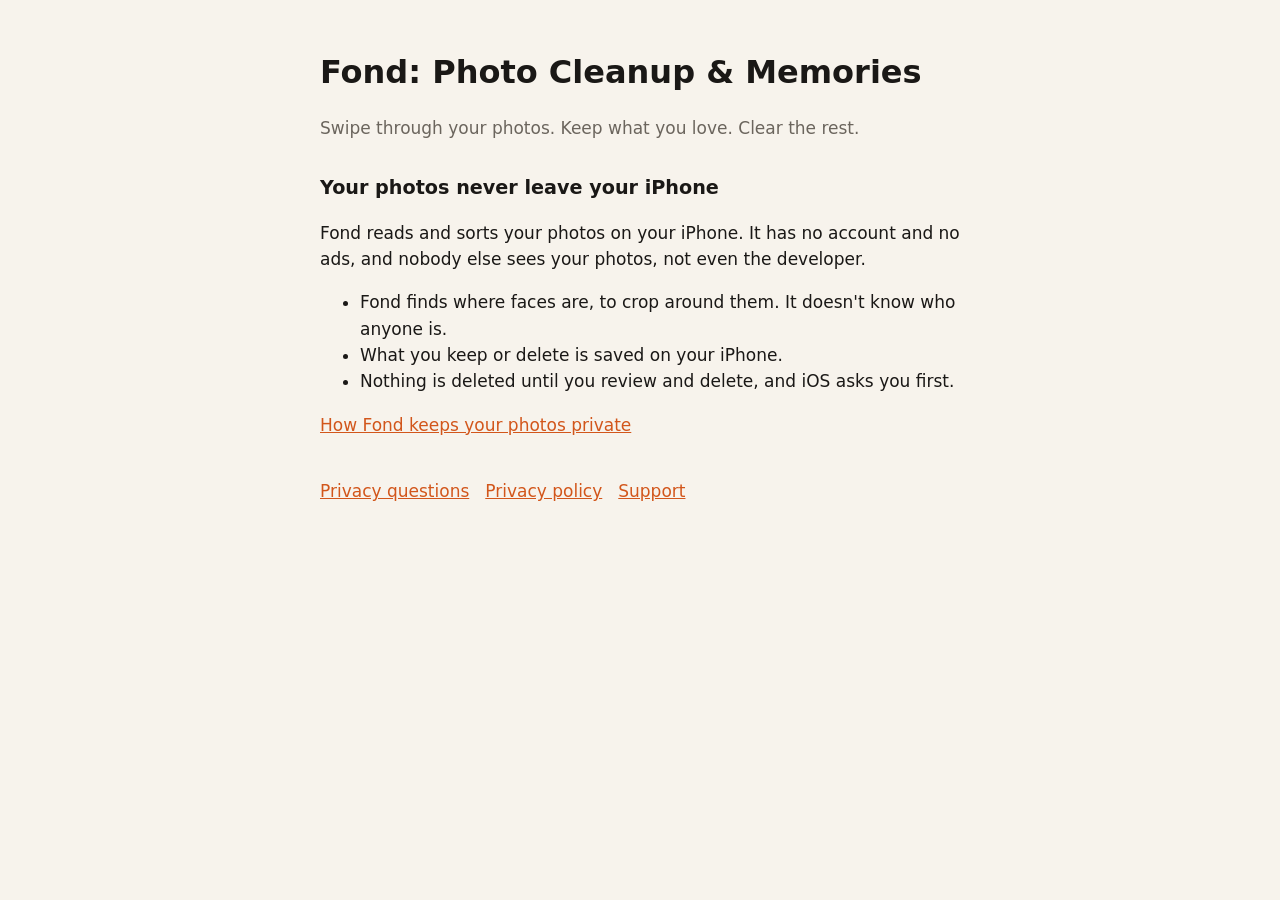
<file: index.html>
<!doctype html>
<html lang="en">
<head>
<meta charset="utf-8">
<meta name="viewport" content="width=device-width, initial-scale=1">
<title>Fond: Photo Cleanup &amp; Memories</title>
<link rel="stylesheet" href="style.css">
</head>
<body>
<main>
  <h1>Fond: Photo Cleanup &amp; Memories</h1>
  <p class="muted">Swipe through your photos. Keep what you love. Clear the rest.</p>
  <h2>Your photos never leave your iPhone</h2>
  <p>Fond reads and sorts your photos on your iPhone. It has no account and no ads, and nobody else sees your photos, not even the developer.</p>
  <ul>
    <li>Fond finds where faces are, to crop around them. It doesn't know who anyone is.</li>
    <li>What you keep or delete is saved on your iPhone.</li>
    <li>Nothing is deleted until you review and delete, and iOS asks you first.</li>
  </ul>
  <p><a href="faq.html">How Fond keeps your photos private</a></p>
  <nav>
    <a href="faq.html">Privacy questions</a>
    <a href="privacy.html">Privacy policy</a>
    <a href="support.html">Support</a>
  </nav>
</main>
</body>
</html>
</file>
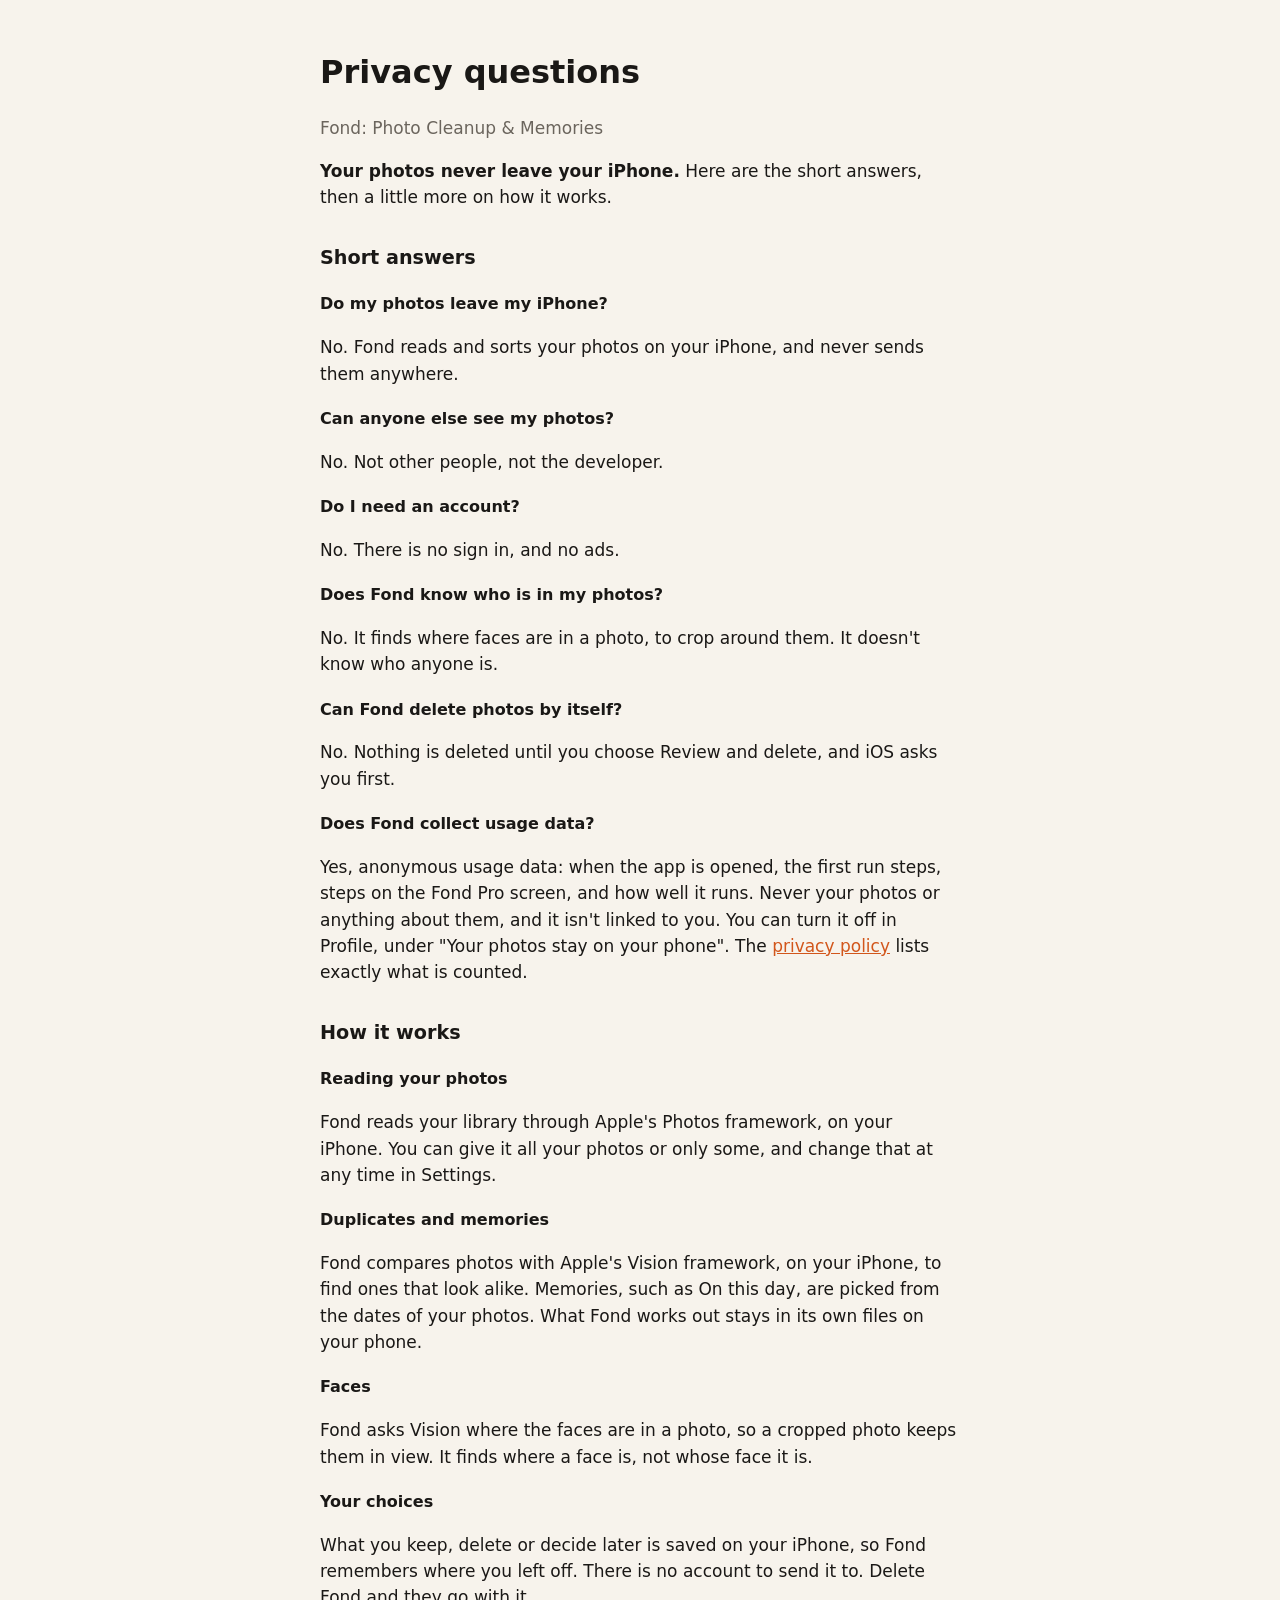
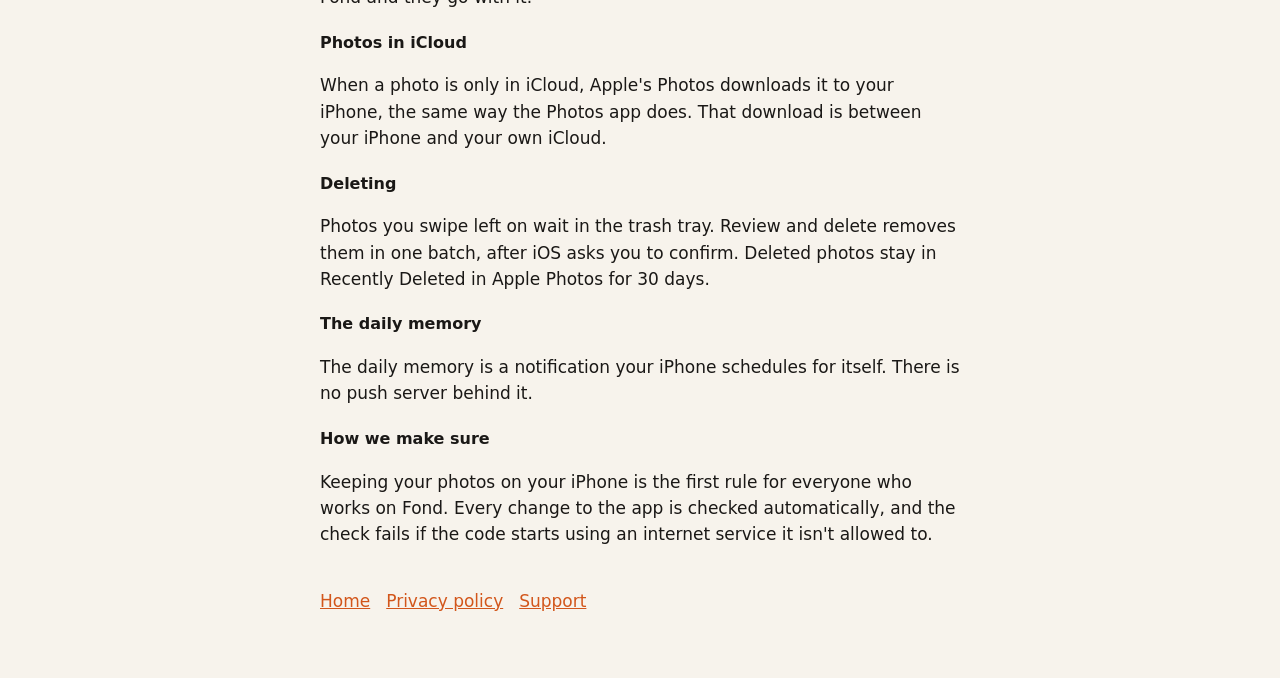
<file: faq.html>
<!doctype html>
<html lang="en">
<head>
<meta charset="utf-8">
<meta name="viewport" content="width=device-width, initial-scale=1">
<title>Privacy questions · Fond: Photo Cleanup &amp; Memories</title>
<link rel="stylesheet" href="style.css">
</head>
<body>
<main>
  <h1>Privacy questions</h1>
  <p class="muted">Fond: Photo Cleanup &amp; Memories</p>

  <p><strong>Your photos never leave your iPhone.</strong> Here are the short answers, then a little more on how it works.</p>

  <h2>Short answers</h2>
  <h3>Do my photos leave my iPhone?</h3>
  <p>No. Fond reads and sorts your photos on your iPhone, and never sends them anywhere.</p>
  <h3>Can anyone else see my photos?</h3>
  <p>No. Not other people, not the developer.</p>
  <h3>Do I need an account?</h3>
  <p>No. There is no sign in, and no ads.</p>
  <h3>Does Fond know who is in my photos?</h3>
  <p>No. It finds where faces are in a photo, to crop around them. It doesn't know who anyone is.</p>
  <h3>Can Fond delete photos by itself?</h3>
  <p>No. Nothing is deleted until you choose Review and delete, and iOS asks you first.</p>
  <h3>Does Fond collect usage data?</h3>
  <p>Yes, anonymous usage data: when the app is opened, the first run steps, steps on the Fond Pro screen, and how well it runs. Never your photos or anything about them, and it isn't linked to you. You can turn it off in Profile, under "Your photos stay on your phone". The <a href="privacy.html">privacy policy</a> lists exactly what is counted.</p>

  <h2>How it works</h2>
  <h3>Reading your photos</h3>
  <p>Fond reads your library through Apple's Photos framework, on your iPhone. You can give it all your photos or only some, and change that at any time in Settings.</p>
  <h3>Duplicates and memories</h3>
  <p>Fond compares photos with Apple's Vision framework, on your iPhone, to find ones that look alike. Memories, such as On this day, are picked from the dates of your photos. What Fond works out stays in its own files on your phone.</p>
  <h3>Faces</h3>
  <p>Fond asks Vision where the faces are in a photo, so a cropped photo keeps them in view. It finds where a face is, not whose face it is.</p>
  <h3>Your choices</h3>
  <p>What you keep, delete or decide later is saved on your iPhone, so Fond remembers where you left off. There is no account to send it to. Delete Fond and they go with it.</p>
  <h3>Photos in iCloud</h3>
  <p>When a photo is only in iCloud, Apple's Photos downloads it to your iPhone, the same way the Photos app does. That download is between your iPhone and your own iCloud.</p>
  <h3>Deleting</h3>
  <p>Photos you swipe left on wait in the trash tray. Review and delete removes them in one batch, after iOS asks you to confirm. Deleted photos stay in Recently Deleted in Apple Photos for 30 days.</p>
  <h3>The daily memory</h3>
  <p>The daily memory is a notification your iPhone schedules for itself. There is no push server behind it.</p>
  <h3>How we make sure</h3>
  <p>Keeping your photos on your iPhone is the first rule for everyone who works on Fond. Every change to the app is checked automatically, and the check fails if the code starts using an internet service it isn't allowed to.</p>

  <nav><a href="index.html">Home</a><a href="privacy.html">Privacy policy</a><a href="support.html">Support</a></nav>
</main>
</body>
</html>
</file>
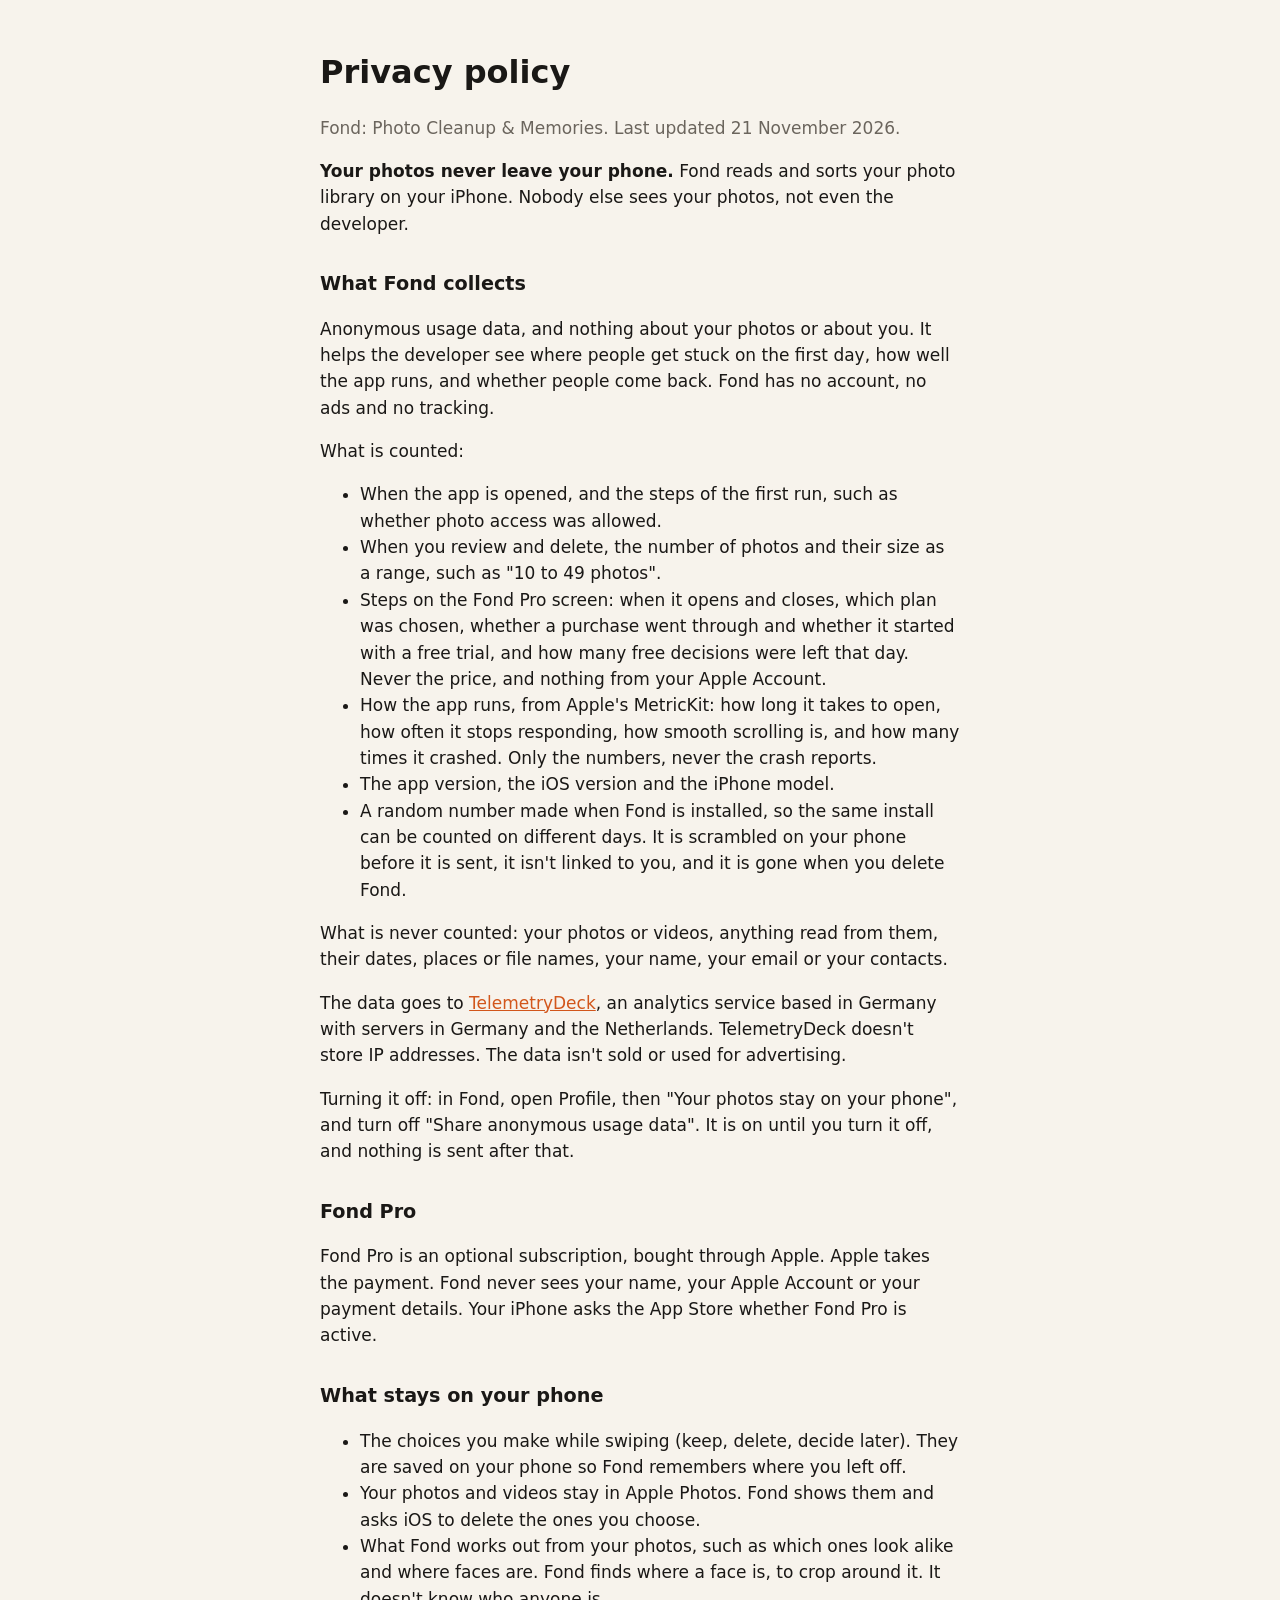
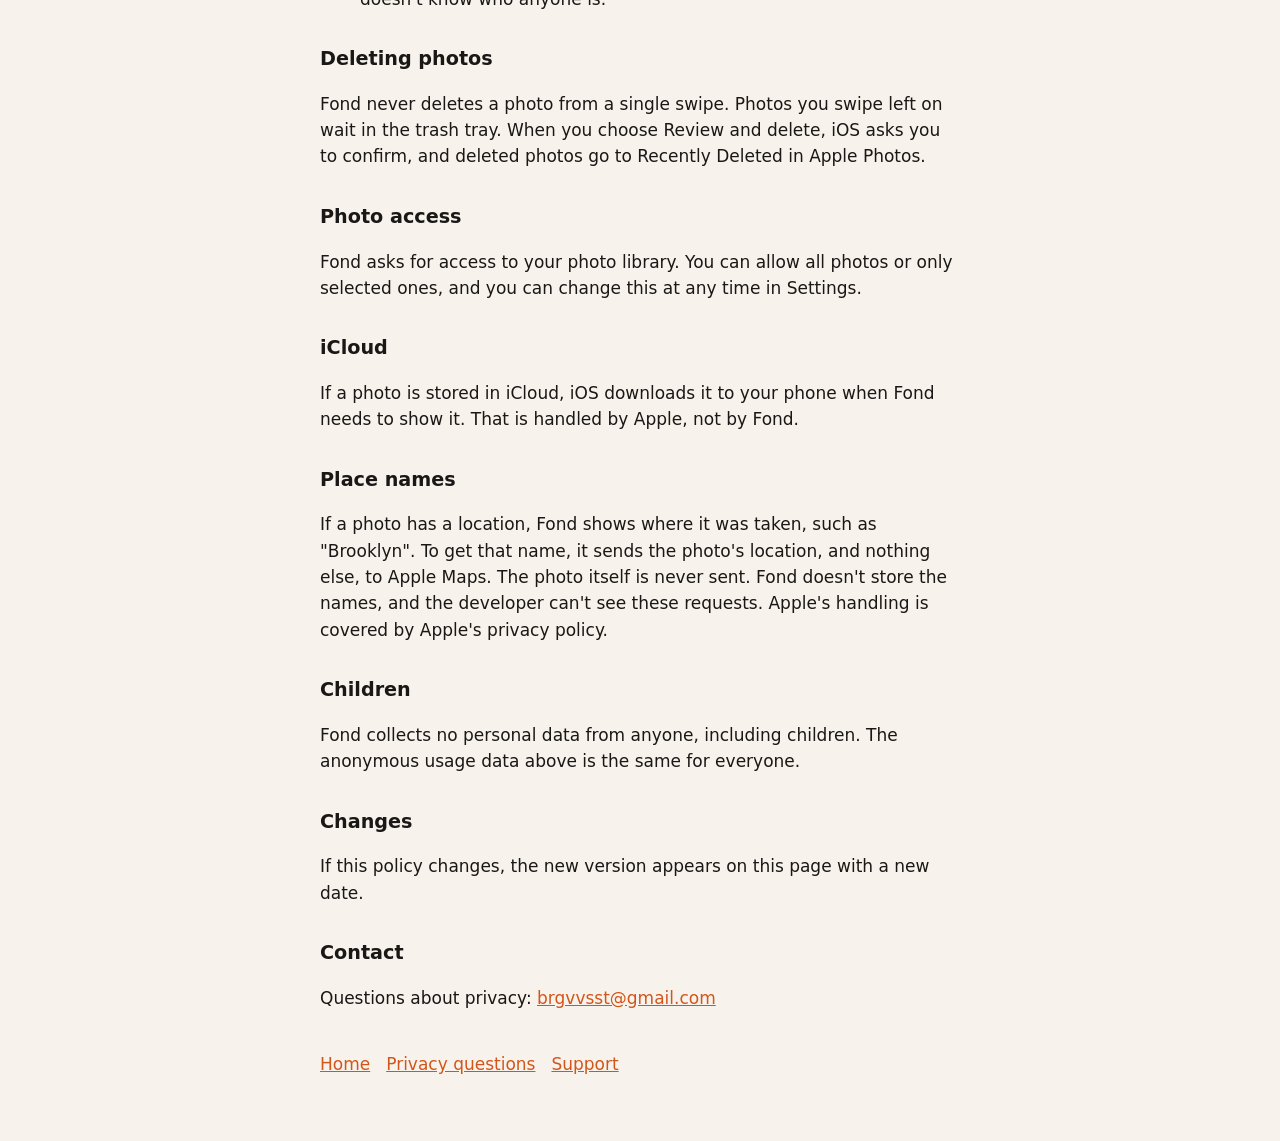
<file: privacy.html>
<!doctype html>
<html lang="en">
<head>
<meta charset="utf-8">
<meta name="viewport" content="width=device-width, initial-scale=1">
<title>Privacy policy · Fond: Photo Cleanup &amp; Memories</title>
<link rel="stylesheet" href="style.css">
</head>
<body>
<main>
  <h1>Privacy policy</h1>
  <p class="muted">Fond: Photo Cleanup &amp; Memories. Last updated 21 November 2026.</p>

  <p><strong>Your photos never leave your phone.</strong> Fond reads and sorts your photo library on your iPhone. Nobody else sees your photos, not even the developer.</p>

  <h2>What Fond collects</h2>
  <p>Anonymous usage data, and nothing about your photos or about you. It helps the developer see where people get stuck on the first day, how well the app runs, and whether people come back. Fond has no account, no ads and no tracking.</p>
  <p>What is counted:</p>
  <ul>
    <li>When the app is opened, and the steps of the first run, such as whether photo access was allowed.</li>
    <li>When you review and delete, the number of photos and their size as a range, such as "10 to 49 photos".</li>
    <li>Steps on the Fond Pro screen: when it opens and closes, which plan was chosen, whether a purchase went through and whether it started with a free trial, and how many free decisions were left that day. Never the price, and nothing from your Apple Account.</li>
    <li>How the app runs, from Apple's MetricKit: how long it takes to open, how often it stops responding, how smooth scrolling is, and how many times it crashed. Only the numbers, never the crash reports.</li>
    <li>The app version, the iOS version and the iPhone model.</li>
    <li>A random number made when Fond is installed, so the same install can be counted on different days. It is scrambled on your phone before it is sent, it isn't linked to you, and it is gone when you delete Fond.</li>
  </ul>
  <p>What is never counted: your photos or videos, anything read from them, their dates, places or file names, your name, your email or your contacts.</p>
  <p>The data goes to <a href="https://telemetrydeck.com/privacy">TelemetryDeck</a>, an analytics service based in Germany with servers in Germany and the Netherlands. TelemetryDeck doesn't store IP addresses. The data isn't sold or used for advertising.</p>
  <p>Turning it off: in Fond, open Profile, then "Your photos stay on your phone", and turn off "Share anonymous usage data". It is on until you turn it off, and nothing is sent after that.</p>

  <h2>Fond Pro</h2>
  <p>Fond Pro is an optional subscription, bought through Apple. Apple takes the payment. Fond never sees your name, your Apple Account or your payment details. Your iPhone asks the App Store whether Fond Pro is active.</p>

  <h2>What stays on your phone</h2>
  <ul>
    <li>The choices you make while swiping (keep, delete, decide later). They are saved on your phone so Fond remembers where you left off.</li>
    <li>Your photos and videos stay in Apple Photos. Fond shows them and asks iOS to delete the ones you choose.</li>
    <li>What Fond works out from your photos, such as which ones look alike and where faces are. Fond finds where a face is, to crop around it. It doesn't know who anyone is.</li>
  </ul>

  <h2>Deleting photos</h2>
  <p>Fond never deletes a photo from a single swipe. Photos you swipe left on wait in the trash tray. When you choose Review and delete, iOS asks you to confirm, and deleted photos go to Recently Deleted in Apple Photos.</p>

  <h2>Photo access</h2>
  <p>Fond asks for access to your photo library. You can allow all photos or only selected ones, and you can change this at any time in Settings.</p>

  <h2>iCloud</h2>
  <p>If a photo is stored in iCloud, iOS downloads it to your phone when Fond needs to show it. That is handled by Apple, not by Fond.</p>

  <h2>Place names</h2>
  <p>If a photo has a location, Fond shows where it was taken, such as "Brooklyn". To get that name, it sends the photo's location, and nothing else, to Apple Maps. The photo itself is never sent. Fond doesn't store the names, and the developer can't see these requests. Apple's handling is covered by Apple's privacy policy.</p>

  <h2>Children</h2>
  <p>Fond collects no personal data from anyone, including children. The anonymous usage data above is the same for everyone.</p>

  <h2>Changes</h2>
  <p>If this policy changes, the new version appears on this page with a new date.</p>

  <h2>Contact</h2>
  <p>Questions about privacy: <a href="mailto:brgvvsst@gmail.com">brgvvsst@gmail.com</a></p>

  <nav><a href="index.html">Home</a><a href="faq.html">Privacy questions</a><a href="support.html">Support</a></nav>
</main>
</body>
</html>
</file>
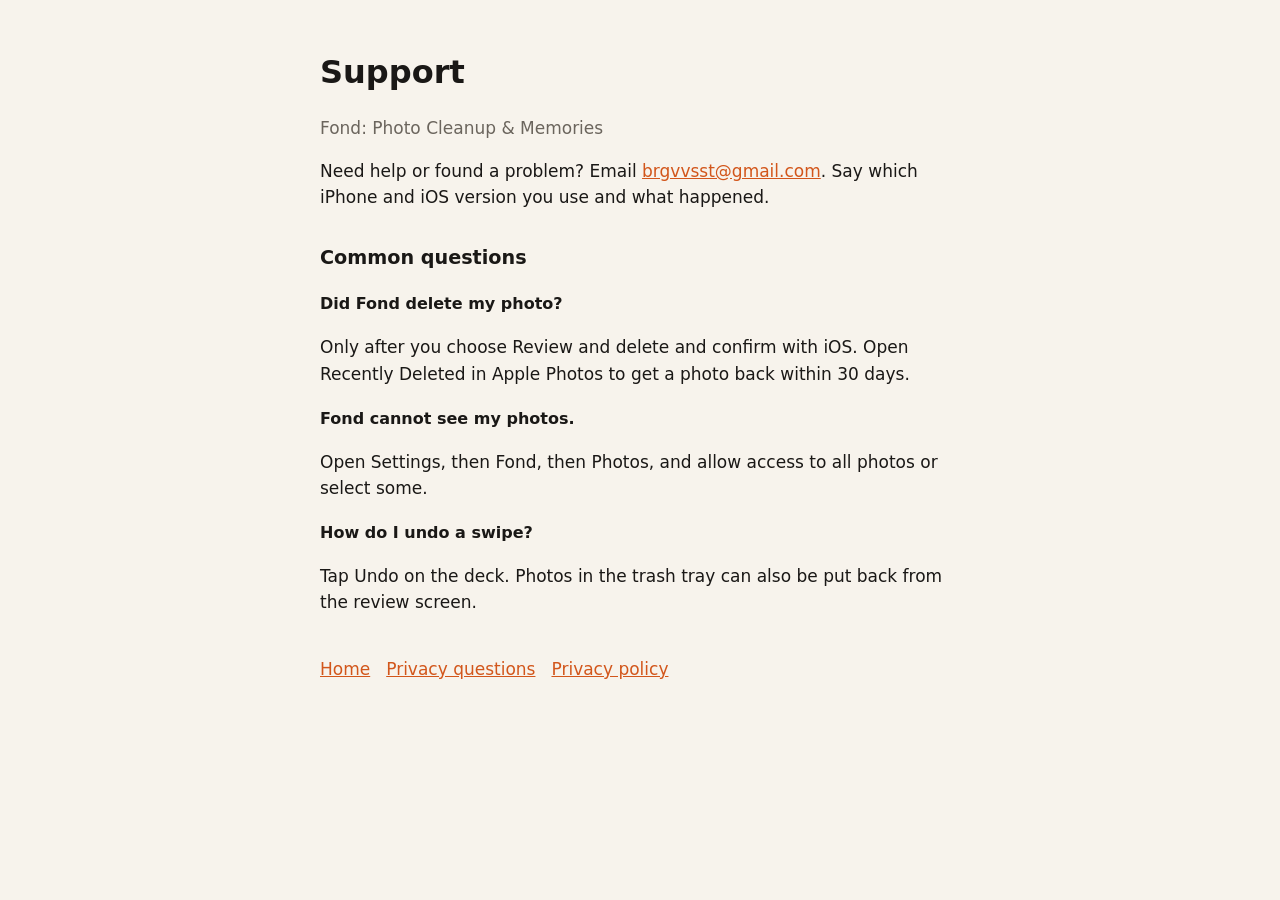
<file: support.html>
<!doctype html>
<html lang="en">
<head>
<meta charset="utf-8">
<meta name="viewport" content="width=device-width, initial-scale=1">
<title>Support · Fond: Photo Cleanup &amp; Memories</title>
<link rel="stylesheet" href="style.css">
</head>
<body>
<main>
  <h1>Support</h1>
  <p class="muted">Fond: Photo Cleanup &amp; Memories</p>

  <p>Need help or found a problem? Email <a href="mailto:brgvvsst@gmail.com">brgvvsst@gmail.com</a>. Say which iPhone and iOS version you use and what happened.</p>

  <h2>Common questions</h2>
  <h3>Did Fond delete my photo?</h3>
  <p>Only after you choose Review and delete and confirm with iOS. Open Recently Deleted in Apple Photos to get a photo back within 30 days.</p>
  <h3>Fond cannot see my photos.</h3>
  <p>Open Settings, then Fond, then Photos, and allow access to all photos or select some.</p>
  <h3>How do I undo a swipe?</h3>
  <p>Tap Undo on the deck. Photos in the trash tray can also be put back from the review screen.</p>

  <nav><a href="index.html">Home</a><a href="faq.html">Privacy questions</a><a href="privacy.html">Privacy policy</a></nav>
</main>
</body>
</html>
</file>
<file: style.css>
:root { color-scheme: light dark; --bg: #f7f3ec; --text: #1a1816; --muted: #6b655d; --accent: #d2561b; }
@media (prefers-color-scheme: dark) { :root { --bg: #0e0d0c; --text: #f5f1ea; --muted: #a39d94; --accent: #ff8a4c; } }
body { margin: 0; background: var(--bg); color: var(--text); font: 17px/1.55 -apple-system, system-ui, sans-serif; }
main { max-width: 40rem; margin: 0 auto; padding: 3rem 1.25rem 4rem; }
h1 { font-size: 2rem; margin: 0 0 .25rem; }
h2 { font-size: 1.2rem; margin-top: 2rem; }
p, li { color: var(--text); }
.muted { color: var(--muted); }
a { color: var(--accent); }
nav { display: flex; gap: 1rem; margin-top: 2.5rem; }
h3 { font-size: 1rem; margin: 1.25rem 0 .25rem; }
</file>
